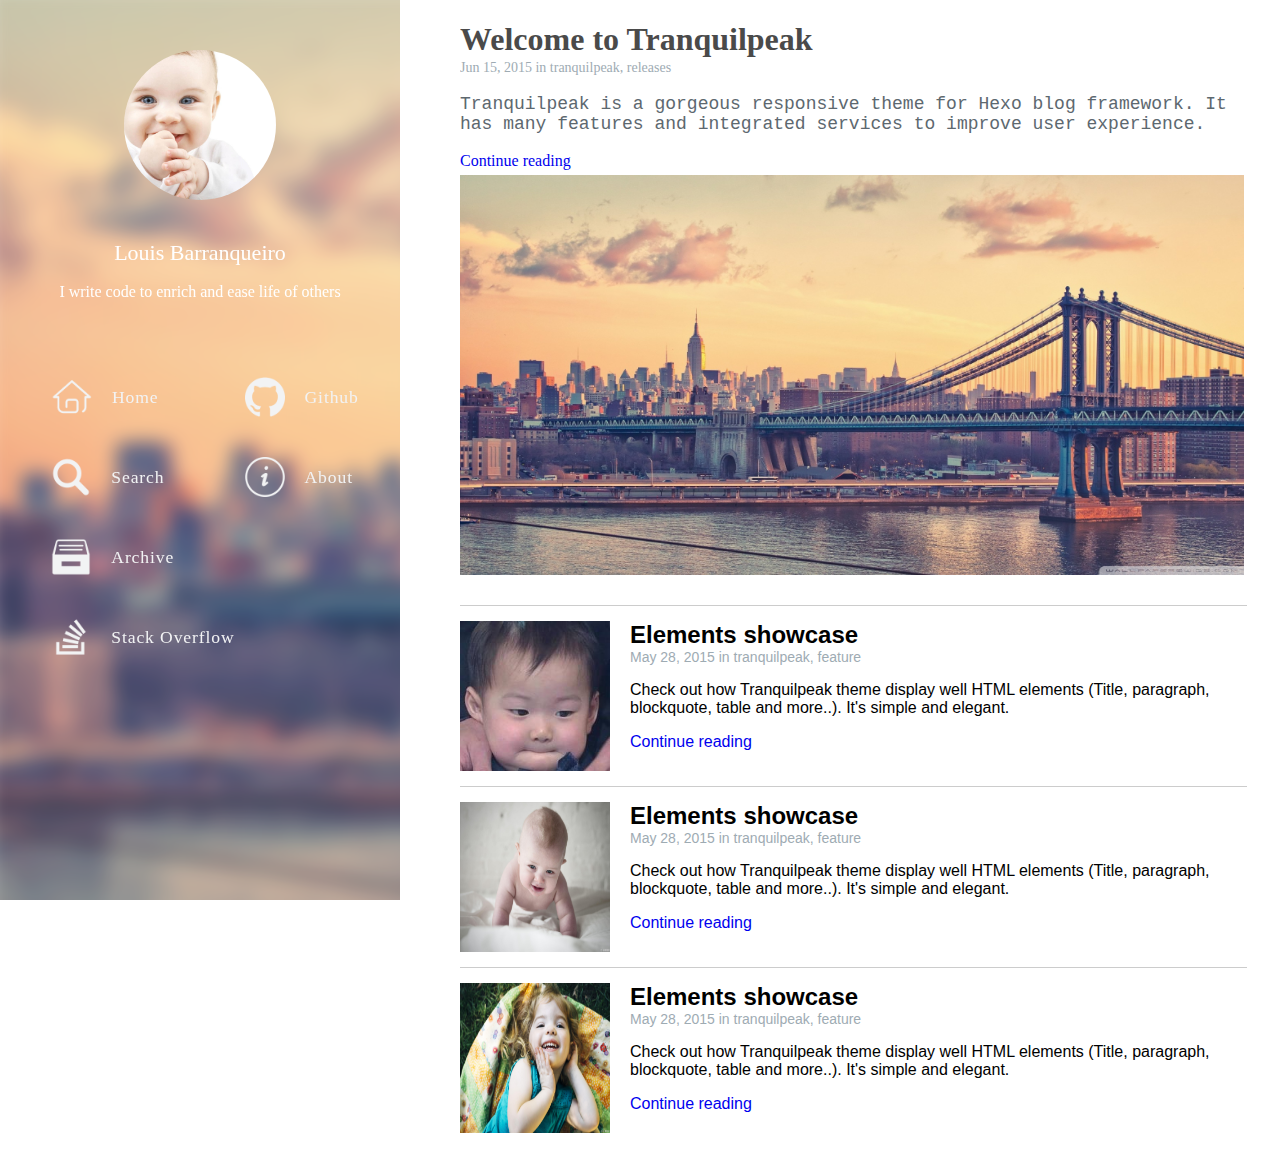
<file: index.html>
<html lang="en-US">
  <head>
    <meta charset="utf-8">
    <title>blogPractice</title>
    <meta name="author" content="High profile programmer">
    <meta name="time" content="2019-11-21">
    <link rel="stylesheet" href="./static/css/index.css">
  </head>

  <body>
    <div class="container">
      <aside>
        <div class="filter"></div>
        <div class="user-profile">
          <div class="user-pic">
            <a href="./html/about-me.html">
              <img src="./static/images/baby-1.jpg" alt="profile photo" class="img-photo">
            </a>
          </div>
          <p class="user-name">Louis Barranqueiro</p>
          <p class="user-desc">I write code to enrich and ease life of others</p>
        </div>

        <div class="sidebar-manu">
          <ul class="sidebar-manu-left">
            <li>
              <img src="./static/images/home.png" alt="home icon">
              <a href="./index.html">Home</a>
            </li>
            <li>
              <img src="./static/images/search.png" alt="search icon">
              <a href="https://www.google.com">Search</a>
            </li>
            <li>
              <img src="./static/images/archive.png" alt="archive icon">
              <a href="./html/timeline.html">Archive</a>
            </li>
            <li>
              <img src="./static/images/stack-overflow.png" alt="stack-overflow icon">
              <a href="https://stackoverflow.com">Stack Overflow</a>
            </li>
          </ul>
          <ul class="sidebar-manu-right">
            <li>
              <img src="./static/images/github.png" alt="github icon">
              <a href="https://github.com/crystalfn/blogPractice">Github</a>
            </li>
            <li>
              <img src="./static/images/aboutus.png" alt="aboutus icon">
              <a href="./html/about-me.html">About</a>
            </li>
          </ul>
        </div>
        
      </aside>

      <div class="blog-show">
        <section class="main-article">
          <h1 class="main-headline">Welcome to Tranquilpeak</h1>
          <p class="main-datetime">Jun 15, 2015 in tranquilpeak, releases</p>
          <p class="main-description">
            Tranquilpeak is a gorgeous responsive theme for Hexo blog framework. 
            It has many features and integrated services to improve user experience.
          </p>
          <a href="./html/continue-reading.html">Continue reading</a>
          <img src="./static/images/main-article-image.jpg" alt="Just a bridge.">
        </section>

        <div class="list-article">
          <div class="list">
            <div class="list-img">
              <img src="./static/images/baby-4.jpg" alt="picture">
            </div>
            <section>
              <h2 class="blog-title">Elements showcase </h2>
              <p class="blog-date">May 28, 2015 in tranquilpeak, feature</p>
              <p>
                Check out how Tranquilpeak theme display well HTML elements
                (Title,  paragraph, blockquote, table and more..). 
                It's simple and elegant.
              </p>
              <a class="continue-reading" href="./html/continue-reading.html">
                Continue reading
              </a>
            </section>
          </div>

          <div class="list">
            <div class="list-img">
              <img src="./static/images/baby-2.jpg" alt="picture">
            </div>
            <section>
              <h2 class="blog-title">Elements showcase </h2>
              <p class="blog-date">May 28, 2015 in tranquilpeak, feature</p>
              <p>
                Check out how Tranquilpeak theme display well HTML elements
                (Title,  paragraph, blockquote, table and more..). 
                It's simple and elegant.
              </p>
              <a class="continue-reading" href="./html/continue-reading.html">
                Continue reading
              </a>
            </section>
          </div>

          <div class="list">
            <div class="list-img">
              <img src="./static/images/baby-3.jpg" alt="picture">
            </div>
            <section>
              <h2 class="blog-title">Elements showcase </h2>
              <p class="blog-date">May 28, 2015 in tranquilpeak, feature</p>
              <p>
                Check out how Tranquilpeak theme display well HTML elements
                (Title,  paragraph, blockquote, table and more..). 
                It's simple and elegant.
              </p>
              <a class="continue-reading" href="./html/continue-reading.html">
                Continue reading
              </a>
            </section>
          </div>
          
        </div>
      </div>
    </div>
  </body>
</html>
</file>
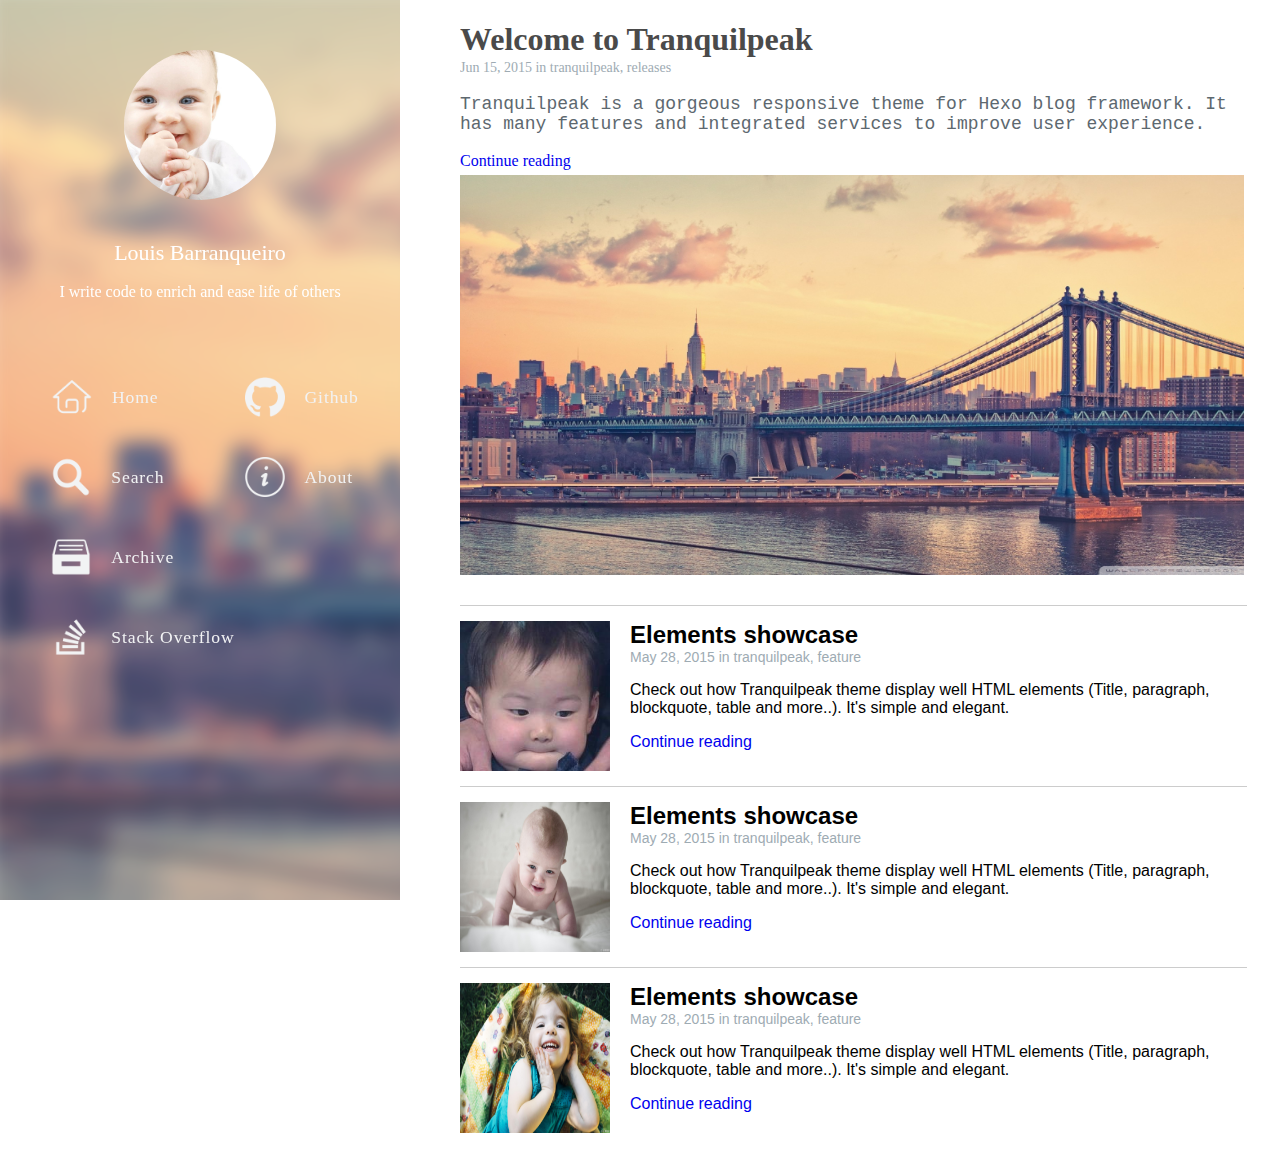
<file: html/index.html>
<html lang="en-US">
  <head>
    <meta charset="utf-8">
    <title>blogPractice</title>
    <meta name="author" content="High profile programmer">
    <meta name="time" content="2019-11-21">
    <link rel="stylesheet" href="../static/css/index.css">
  </head>

  <body>
    <div class="container">
      <aside>
        <div class="filter"></div>
        <div class="user-profile">
          <div class="user-pic">
            <a href="./about-me.html">
              <img src="../static/images/baby-1.jpg" alt="profile photo" class="img-photo">
            </a>
          </div>
          <p class="user-name">Louis Barranqueiro</p>
          <p class="user-desc">I write code to enrich and ease life of others</p>
        </div>

        <div class="sidebar-manu">
          <ul class="sidebar-manu-left">
            <li>
              <img src="../static/images/home.png" alt="home icon">
              <a href="./index.html">Home</a>
            </li>
            <li>
              <img src="../static/images/search.png" alt="search icon">
              <a href="https://www.google.com">Search</a>
            </li>
            <li>
              <img src="../static/images/archive.png" alt="archive icon">
              <a href="./timeline.html">Archive</a>
            </li>
            <li>
              <img src="../static/images/stack-overflow.png" alt="stack-overflow icon">
              <a href="https://stackoverflow.com">Stack Overflow</a>
            </li>
          </ul>
          <ul class="sidebar-manu-right">
            <li>
              <img src="../static/images/github.png" alt="github icon">
              <a href="https://github.com/MaeveQIU">Github</a>
            </li>
            <li>
              <img src="../static/images/aboutus.png" alt="aboutus icon">
              <a href="#about">About</a>
            </li>
          </ul>
        </div>
        
      </aside>

      <div class="blog-show">
        <section class="main-article">
          <h1 class="main-headline">Welcome to Tranquilpeak</h1>
          <p class="main-datetime">Jun 15, 2015 in tranquilpeak, releases</p>
          <p class="main-description">
            Tranquilpeak is a gorgeous responsive theme for Hexo blog framework. 
            It has many features and integrated services to improve user experience.
          </p>
          <a href="./continue-reading.html">Continue reading</a>
          <img src="../static/images/main-article-image.jpg" alt="Just a bridge.">
        </section>

        <div class="list-article">
          <div class="list">
            <div class="list-img">
              <img src="../static/images/baby-4.jpg" alt="picture">
            </div>
            <section>
              <h2 class="blog-title">Elements showcase </h2>
              <p class="blog-date">May 28, 2015 in tranquilpeak, feature</p>
              <p>
                Check out how Tranquilpeak theme display well HTML elements
                (Title,  paragraph, blockquote, table and more..). 
                It's simple and elegant.
              </p>
              <a class="continue-reading" href="./continue-reading.html">
                Continue reading
              </a>
            </section>
          </div>

          <div class="list">
            <div class="list-img">
              <img src="../static/images/baby-2.jpg" alt="picture">
            </div>
            <section>
              <h2 class="blog-title">Elements showcase </h2>
              <p class="blog-date">May 28, 2015 in tranquilpeak, feature</p>
              <p>
                Check out how Tranquilpeak theme display well HTML elements
                (Title,  paragraph, blockquote, table and more..). 
                It's simple and elegant.
              </p>
              <a class="continue-reading" href="./continue-reading.html">
                Continue reading
              </a>
            </section>
          </div>

          <div class="list">
            <div class="list-img">
              <img src="../static/images/baby-3.jpg" alt="picture">
            </div>
            <section>
              <h2 class="blog-title">Elements showcase </h2>
              <p class="blog-date">May 28, 2015 in tranquilpeak, feature</p>
              <p>
                Check out how Tranquilpeak theme display well HTML elements
                (Title,  paragraph, blockquote, table and more..). 
                It's simple and elegant.
              </p>
              <a class="continue-reading" href="./continue-reading.html">
                Continue reading
              </a>
            </section>
          </div>
          
        </div>
      </div>
    </div>
  </body>
</html>
</file>
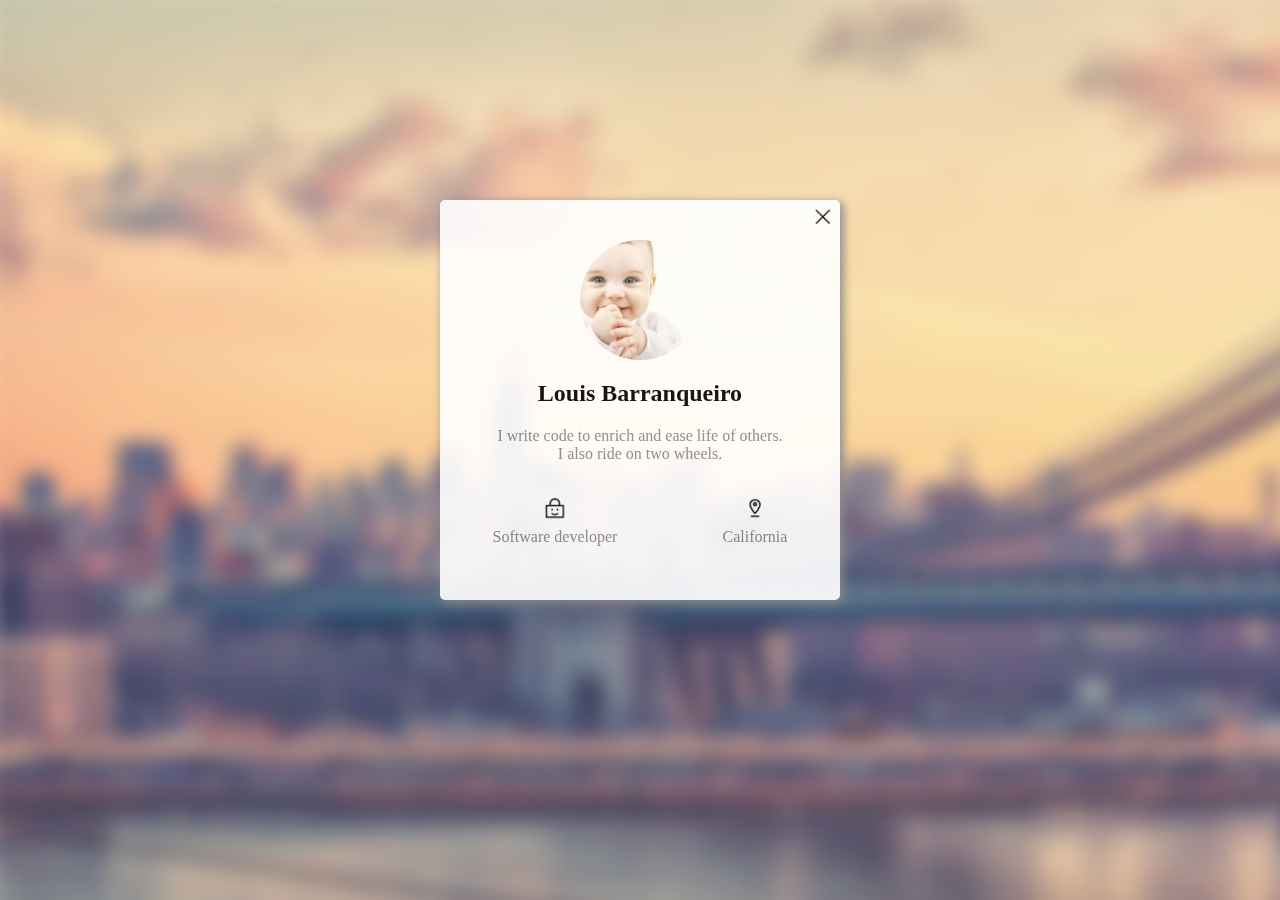
<file: about-me.html>
<html lang="en-US">
  <head>
    <meta charset="utf-8">
    <title>blockPractice</title>
    <meta name="author" content="High profile programmer">
    <meta name="time" content="2019-11-21">
    <link rel="stylesheet" href="./static/css/about-me.css">
  </head>

  <body>
    <div class="personal-msg">
        <div class="msg-dialog">
        </div>

        <div class="card">
          <div class="close-button">
            <a href="./index.html">
              <img class="close" src="./static/images/close.png" alt="close">
            </a>
          </div>
          
          <img class="baby-photo" src="./static/images/baby-1.jpg" alt="baby">

          <h2>Louis Barranqueiro</h2>

          <div class="desc">
            <p>I write code to enrich and ease life of others.<br/> I also ride on two wheels.</p>
          </div>

          <div class="lock-and-address">
            <div class="block">
              <img src="./static/images/kids lock.png" alt="kids lock">
              <br/>
              <p>Software developer</p>
            </div>
            <div class="block">
                <img src="./static/images/address.png" alt="address">
                <br/>
                <p>California</p>
            </div>
          </div>
        </div>
    </div>
  </body>
</html>
</file>
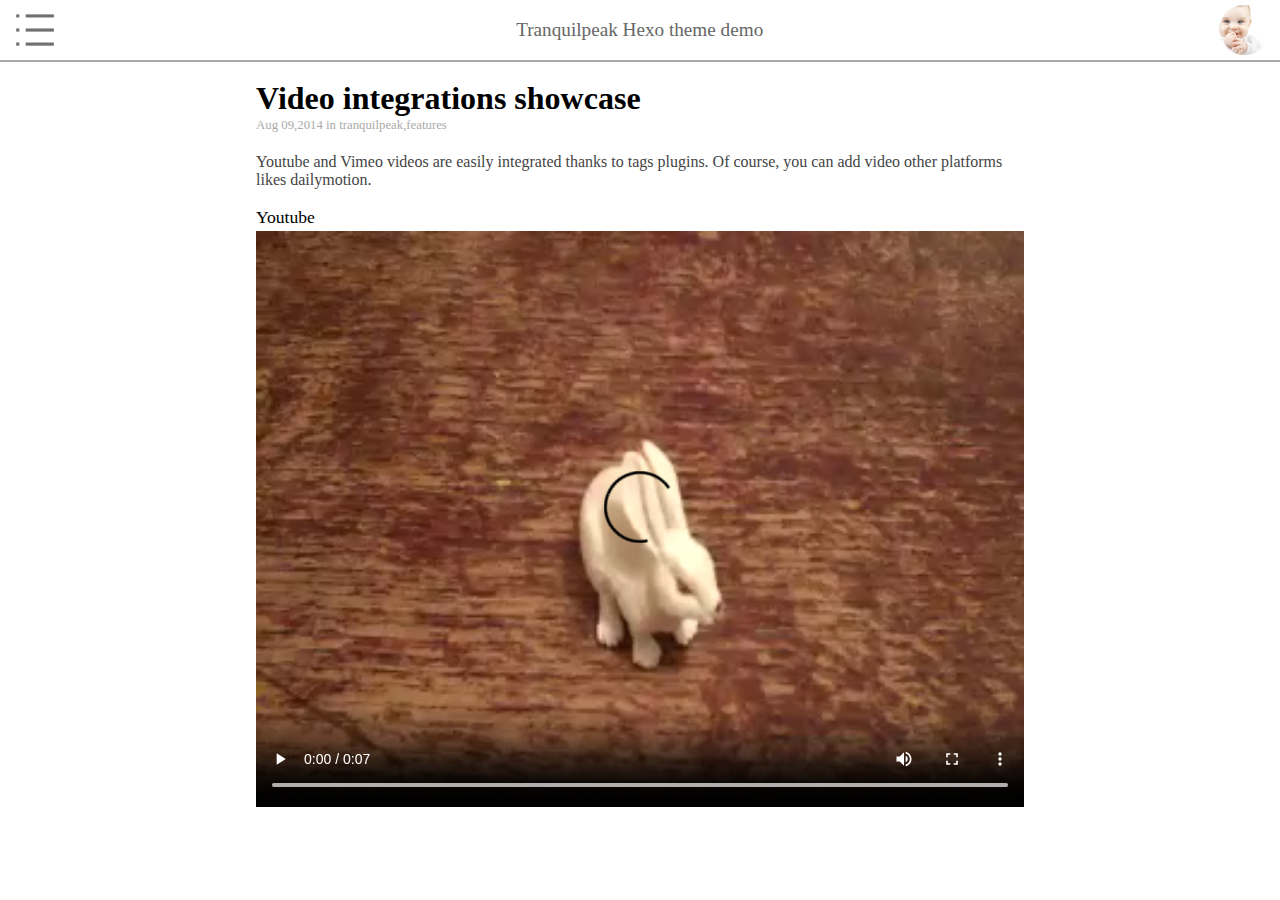
<file: block-detail-msg.html>
<html lang="en-US">
  <head>
    <meta charset="utf-8">
    <title>block-detail-msg</title>
    <meta name="author" content="High profile programmer">
    <meta name="time" content="2019-11-22">
    <link rel="stylesheet" href="./static/css/block-detail-msg.css">
  </head>

  <body>
    <div>
      <header>
        <div class="nav"><img src="./static/images/list.png" alt="list" class="list"></div>
        <div class="nav-desc"><p>Tranquilpeak Hexo theme demo</P></div>
        <div class="nav"><img src="./static/images/baby-1.jpg" alt="profile-photo" class="photo"></div>
      </header>

      <div class="detail">
        <article>
          <h1>Video integrations showcase</h1>
          <p class="date">Aug 09,2014 in tranquilpeak,features</p>
          <p class="content">
            Youtube and Vimeo videos are easily integrated thanks to tags plugins. Of course, you can add video other platforms likes dailymotion.
          </p>
        </article>
        <div class="vedio">
          <p class="vedio-desc">Youtube</p>
          <video controls>
            <source src="./static/videos/rabbit320.mp4" type="video/mp4">
            <p>
              Your browser doesn't support HTML5 video. Here is a
              <a href="rabbit320.mp4">link to the video</a>
              instead.
            </p>
          </video>
        </div>
      </div>
    </div>
  </body>
</html>
</file>
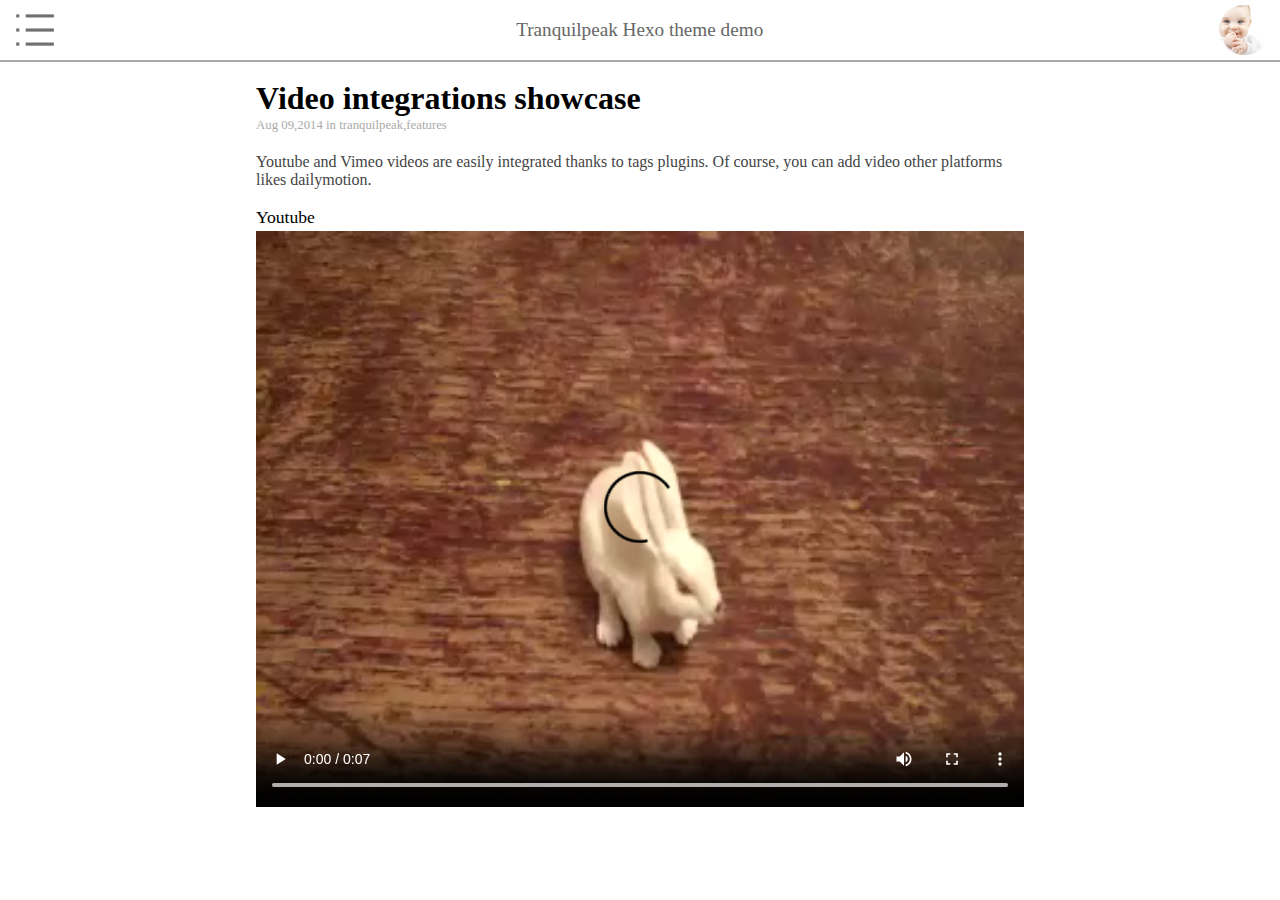
<file: blog-detail-msg.html>
<html lang="en-US">
  <head>
    <meta charset="utf-8">
    <title>block-detail-msg</title>
    <meta name="author" content="High profile programmer">
    <meta name="time" content="2019-11-22">
    <link rel="stylesheet" href="./static/css/blog-detail-msg.css">
  </head>

  <body>
    <div>
      <header>
        <div class="nav"><img src="./static/images/list.png" alt="list" class="list"></div>
        <div class="nav-desc"><p>Tranquilpeak Hexo theme demo</P></div>
        <div class="nav"><img src="./static/images/baby-1.jpg" alt="profile-photo" class="photo"></div>
      </header>

      <div class="detail">
        <article>
          <h1>Video integrations showcase</h1>
          <p class="date">Aug 09,2014 in tranquilpeak,features</p>
          <p class="content">
            Youtube and Vimeo videos are easily integrated thanks to tags plugins. Of course, you can add video other platforms likes dailymotion.
          </p>
        </article>
        <div class="vedio">
          <p class="vedio-desc">Youtube</p>
          <video controls>
            <source src="./static/videos/rabbit320.mp4" type="video/mp4">
            <p>
              Your browser doesn't support HTML5 video. Here is a
              <a href="rabbit320.mp4">link to the video</a>
              instead.
            </p>
          </video>
        </div>
        
      </div>
    </div>
  </body>
</html>
</file>
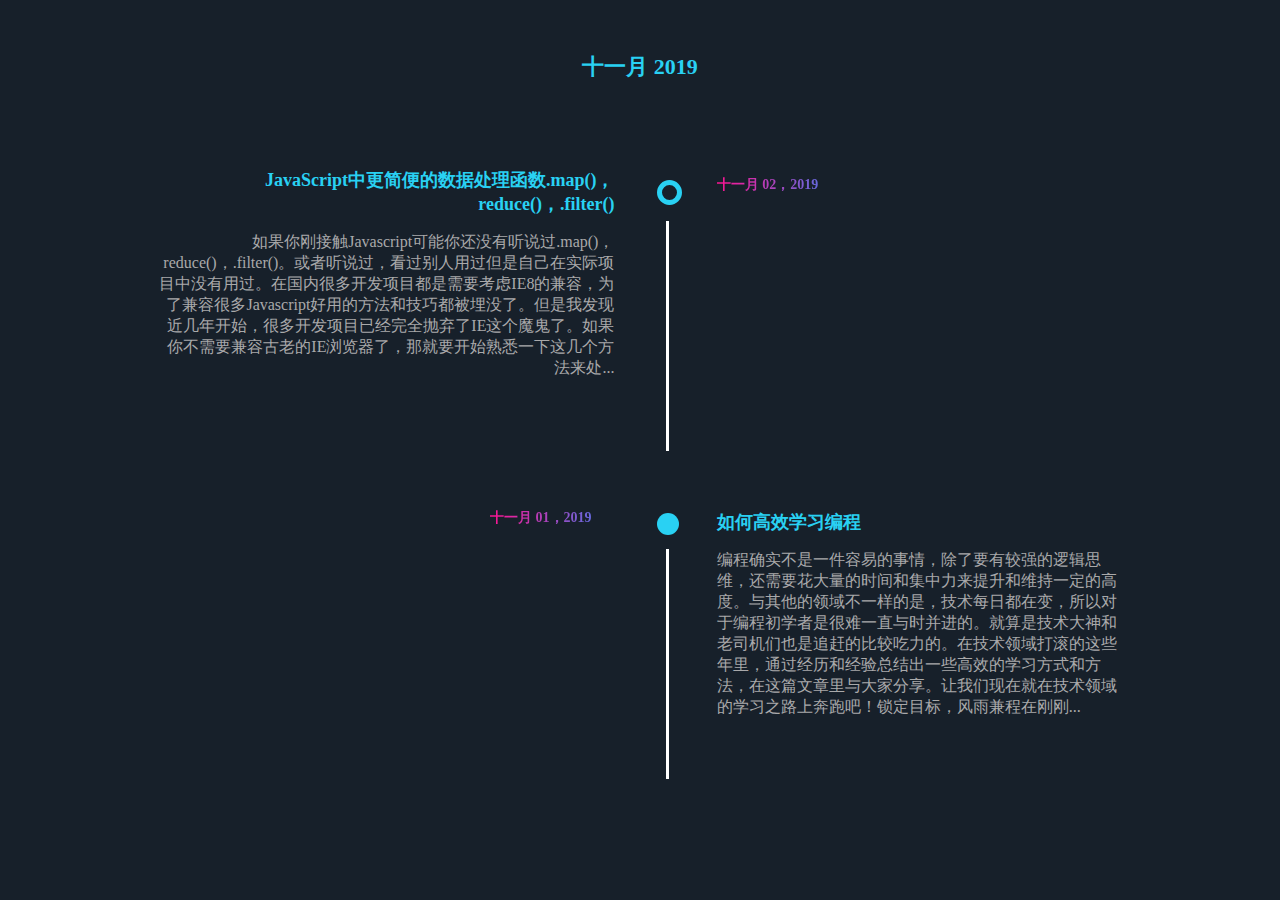
<file: timeline.html>
<html lang="en-US">
  <head>
    <meta charset="utf-8">
    <title>blogPractice-timeline</title>
    <meta name="author" content="High profile programmer">
    <meta name="time" content="2019-11-23">
    <link rel="stylesheet" href="./static/css/timeline.css">
  </head>

  <body>
    <h1 class="headline">十一月 2019</h1>
    <ul class="first-article">
      <li>
        <h2 class="first-title">JavaScript中更简便的数据处理函数.map()，reduce()，.filter()</h2>
        <p class="first-desc">如果你刚接触Javascript可能你还没有听说过.map()，reduce()，.filter()。或者听说过，看过别人用过但是自己在实际项目中没有用过。在国内很多开发项目都是需要考虑IE8的兼容，为了兼容很多Javascript好用的方法和技巧都被埋没了。但是我发现近几年开始，很多开发项目已经完全抛弃了IE这个魔鬼了。如果你不需要兼容古老的IE浏览器了，那就要开始熟悉一下这几个方法来处...</p>
      </li>
      <div class="first-circle"></div>
      <div class="first-line"></div>
      <li>
        <p class="first-date">十一月 02，2019</p>
      </li>
    </ul>
    <ul class="second-article">
      <li>
          <p class="second-date">十一月 01，2019</p>
      </li>
      <div class="second-line"></div>
      <div class="second-circle"></div>
      <li>
          <h2 class="second-title">如何高效学习编程</h2>
          <p class="second-desc">编程确实不是一件容易的事情，除了要有较强的逻辑思维，还需要花大量的时间和集中力来提升和维持一定的高度。与其他的领域不一样的是，技术每日都在变，所以对于编程初学者是很难一直与时并进的。就算是技术大神和老司机们也是追赶的比较吃力的。在技术领域打滚的这些年里，通过经历和经验总结出一些高效的学习方式和方法，在这篇文章里与大家分享。让我们现在就在技术领域的学习之路上奔跑吧！锁定目标，风雨兼程在刚刚...</p>
      </li>
    </ul>
  </body>
</html>
</file>
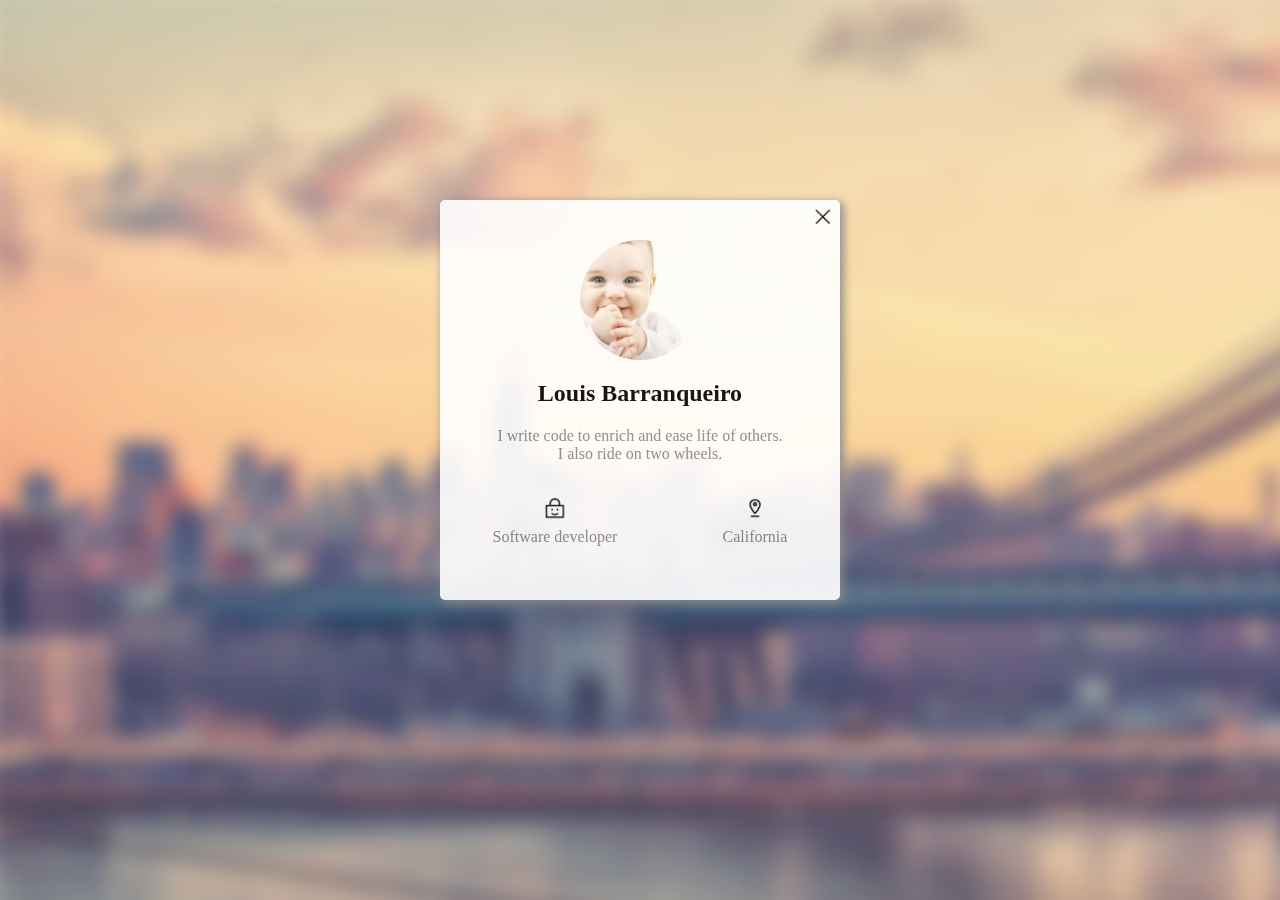
<file: html/about-me.html>
<html lang="en-US">
  <head>
    <meta charset="utf-8">
    <title>blockPractice</title>
    <meta name="author" content="High profile programmer">
    <meta name="time" content="2019-11-23">
    <link rel="stylesheet" href="../static/css/about-me.css">
  </head>

  <body>
    <div class="personal-msg">
        <div class="msg-dialog">
        </div>

        <div class="card">
          <div class="close-button">
            <a href="../index.html">
              <img class="close" src="../static/images/close.png" alt="close">
            </a>
          </div>
          
          <img class="baby-photo" src="../static/images/baby-1.jpg" alt="baby">

          <h2>Louis Barranqueiro</h2>

          <div class="desc">
            <p>I write code to enrich and ease life of others.<br/> I also ride on two wheels.</p>
          </div>

          <div class="lock-and-address">
            <div class="block">
              <img src="../static/images/kids lock.png" alt="kids lock">
              <br/>
              <p>Software developer</p>
            </div>
            <div class="block">
                <img src="../static/images/address.png" alt="address">
                <br/>
                <p>California</p>
            </div>
          </div>

        </div>
    </div>
  </body>
</html>
</file>
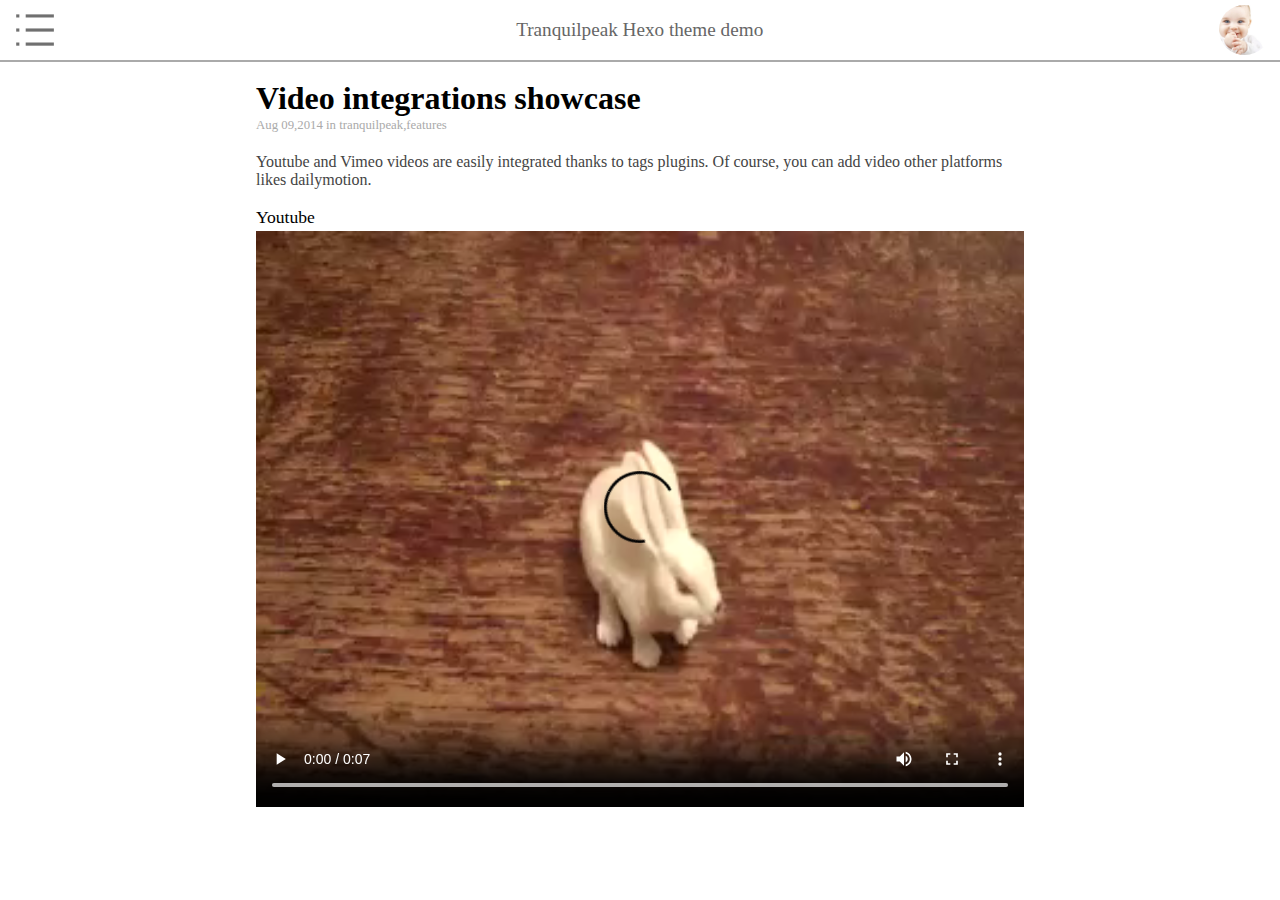
<file: html/continue-reading.html>
<html lang="en-US">
  <head>
    <meta charset="utf-8">
    <title>block-detail-msg</title>
    <meta name="author" content="High profile programmer">
    <meta name="time" content="2019-11-22">
    <link rel="stylesheet" href="../static/css/continue-reading.css">
  </head>

  <body>
    <div>
      <header>
        <div class="nav"><img src="../static/images/list.png" alt="list" class="list"></div>
        <div class="nav-desc"><p>Tranquilpeak Hexo theme demo</P></div>
        <div class="nav"><img src="../static/images/baby-1.jpg" alt="profile-photo" class="photo"></div>
      </header>

      <div class="detail">
        <article>
          <h1>Video integrations showcase</h1>
          <p class="date">Aug 09,2014 in tranquilpeak,features</p>
          <p class="content">
            Youtube and Vimeo videos are easily integrated thanks to tags plugins. Of course, you can add video other platforms likes dailymotion.
          </p>
        </article>
        <div class="vedio">
          <p class="vedio-desc">Youtube</p>
          <video controls>
            <source src="../static/videos/rabbit320.mp4" type="video/mp4">
            <p>
              Your browser doesn't support HTML5 video. Here is a
              <a href="rabbit320.mp4">link to the video</a>
              instead.
            </p>
          </video>
        </div>
        
      </div>
    </div>
  </body>
</html>
</file>
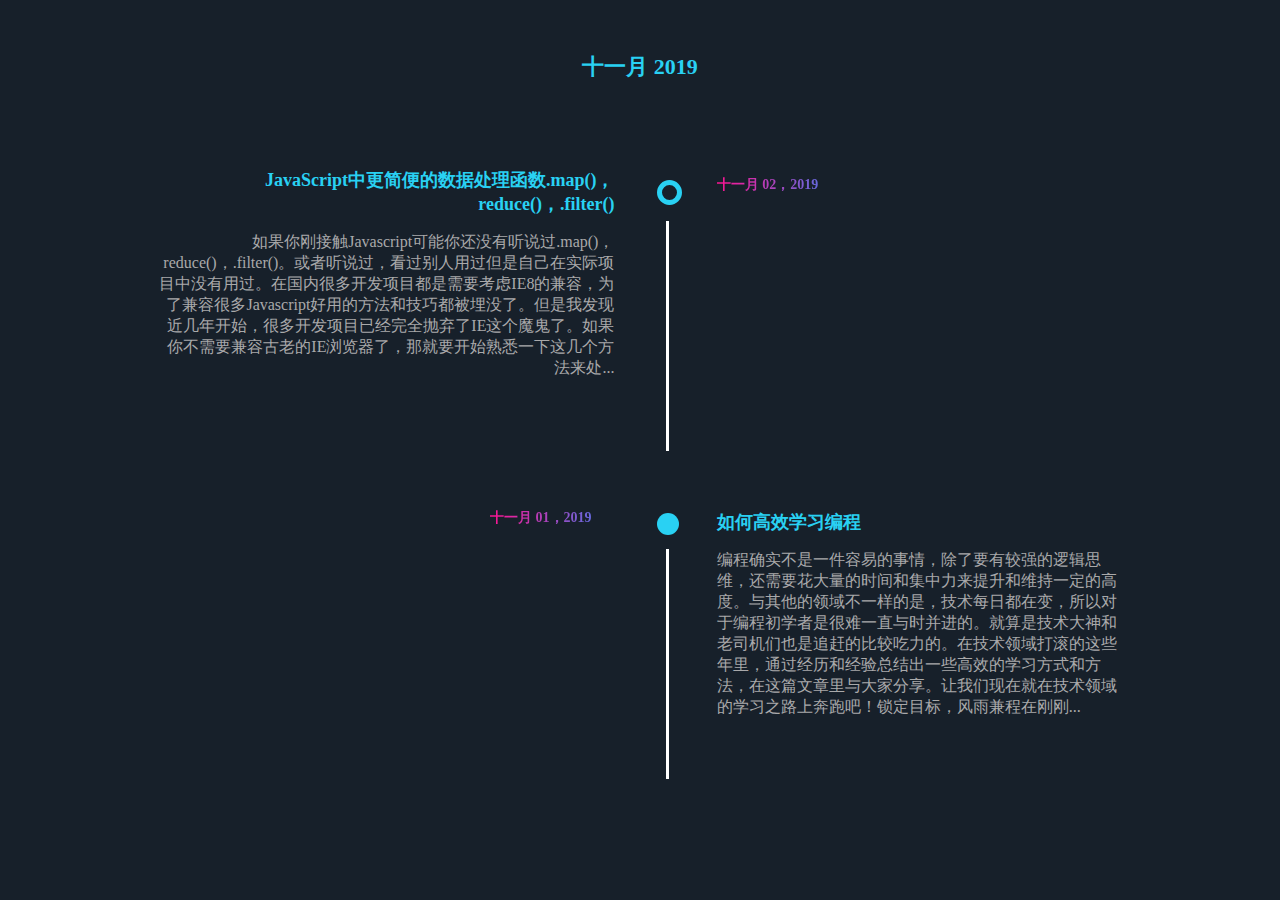
<file: html/timeline.html>
<html lang="en-US">
  <head>
    <meta charset="utf-8">
    <title>blogPractice-timeline</title>
    <meta name="author" content="High profile programmer">
    <meta name="time" content="2019-11-23">
    <link rel="stylesheet" href="../static/css/timeline.css">
  </head>

  <body>
    <h1 class="headline">十一月 2019</h1>
    <ul class="first-article">
      <li>
        <h2 class="first-title">JavaScript中更简便的数据处理函数.map()，reduce()，.filter()</h2>
        <p class="first-desc">如果你刚接触Javascript可能你还没有听说过.map()，reduce()，.filter()。或者听说过，看过别人用过但是自己在实际项目中没有用过。在国内很多开发项目都是需要考虑IE8的兼容，为了兼容很多Javascript好用的方法和技巧都被埋没了。但是我发现近几年开始，很多开发项目已经完全抛弃了IE这个魔鬼了。如果你不需要兼容古老的IE浏览器了，那就要开始熟悉一下这几个方法来处...</p>
      </li>
      <div class="first-circle"></div>
      <div class="first-line"></div>
      <li>
        <p class="first-date">十一月 02，2019</p>
      </li>
    </ul>
    <ul class="second-article">
      <li>
          <p class="second-date">十一月 01，2019</p>
      </li>
      <div class="second-line"></div>
      <div class="second-circle"></div>
      <li>
          <h2 class="second-title">如何高效学习编程</h2>
          <p class="second-desc">编程确实不是一件容易的事情，除了要有较强的逻辑思维，还需要花大量的时间和集中力来提升和维持一定的高度。与其他的领域不一样的是，技术每日都在变，所以对于编程初学者是很难一直与时并进的。就算是技术大神和老司机们也是追赶的比较吃力的。在技术领域打滚的这些年里，通过经历和经验总结出一些高效的学习方式和方法，在这篇文章里与大家分享。让我们现在就在技术领域的学习之路上奔跑吧！锁定目标，风雨兼程在刚刚...</p>
      </li>
    </ul>
  </body>
</html>
</file>
<file: static/css/index.css>
body {
  margin: 0;
  padding: 0;
}

.container {
  display: flex;
}

aside {
  display: block;
  position: fixed;
  left: 0;
  top: 0;
  width: 400px;
  height: 100%;
  overflow: hidden;
}

.filter {
  position: absolute;
  z-index: -1;
  left: -1rem;
  top: -1rem;
  width: 110%;
  height: 110%;
  background-size:cover;
  background-image: url("../images/city.jpg");
  filter: blur(10px) opacity(0.9);
}

.user-profile {
  display: flex;
  justify-content: center;
  align-items: center;
  flex-direction: column;
  margin-top: 50px;
}

.img-photo {
  height: 150px;
  border-radius: 100%;
}

.user-name {
  margin-top: 40px;
  font-size: 22px;
  color: white;
}

.user-desc {
  margin-top: -5px;
  font-size: 16px;
  color: white;
}

.sidebar-manu {
  display: flex;
  justify-content: center;
}

.sidebar-manu-left,
.sidebar-manu-right {
  margin-top: 20px;
  margin-left: -30px;
  font-size: 1.1em;
  list-style-type: none;
}

.sidebar-manu-left li,
.sidebar-manu-right li {
  display: flex;
  align-items: center;
  margin-top: 40px
}

.sidebar-manu-left li img,
.sidebar-manu-right li img {
  height: 40px;
  margin-right: 20px;
}

.sidebar-manu-left li a,
.sidebar-manu-right li a {
  letter-spacing: 0.1ch;
  text-decoration: none;
  font-family: "sans-serif";
  font-weight: normal;

  color: #f2f3f4;
}

.blog-show {
  margin-left: 460px;
  overflow: hidden;
}

.main-article {
  display: block;
  font-family: "sans-serif";
  margin-top: 20px;
  margin-right: 20px;
}

.main-headline {
  color: #4a4a4a;
  font-size: 32px;
  font-weight: bolder;
}

.main-datetime {
  color: #9eabb3;
  font-size: 14px;
  font-weight: normal;
  margin-top: -2.5%;
}

.main-description {
  display: flex;
  color: #5d686f;
  font-size: 18px;
  font-weight: normal;
  font-family: "courier";
}

.main-article a {
  display: block;
  text-decoration: none;
}

.main-article img {
  padding-top: 5px;
  width: 98%;
  height: 400px;
}

.list-article {
  display: flex;
  flex-direction: column;
  font-family: sans-serif;
  margin: 30px 0 10px 0;
}

.list {
  display: flex;

  border-top: 1px solid #ccc;
  padding: 15px 0;

  width: 96%;
}

.list-img {
  display: flex;
  justify-content: center;
  align-items: center;
  margin-right: 20px;
  width: 150px;
}

.list-img img {
  height: 150px;
  width: 150px;
}

.blog-title {
  margin: 0;
}

.blog-date {
  margin: 0;
  font-size: 14px;
  color: #9eabb3;
}

.continue-reading {
  display: block;
  text-decoration: none;
}

@media screen and (max-width: 1200px) {
  aside {
    display: block;
    position: fixed;
    left: 0;
    top: 0;
    width: 100px;
    height: 100%;
    overflow: hidden;
  }

  .blog-show {
    margin-left: 150px;
    overflow: hidden;
  }

  .img-photo {
    height: 60px;
    border-radius: 100%;
  }

  .user-name,
  .user-desc,
  .sidebar-manu-left li a,
  .sidebar-manu-right li a {
    display: none
  }

  .sidebar-manu-left li img,
  .sidebar-manu-right li img {
    height: 30px;
    margin-right: 20px;
  }

  .sidebar-manu {
    display: flex;
    flex-direction: column;
    margin-left: 25px;
  }

  .sidebar-manu-right {
    margin-top: -20px;
  }
}

@media screen and (max-width: 800px) {
  aside {
    display: none;
  }

  .blog-show {
    margin-left: 30px;
    overflow: hidden;
  }

  .list {
    width: 95%;
  }
}
</file>
<file: static/css/about-me.css>
.body {
  margin: 0;
  padding: 0;
}

.personal-msg {
  position: fixed;
  left: 0;
  top: 0;
  overflow: hidden;
  display: flex;

  width: 100%;
  height: 100%;
}

.msg-dialog {
  position: absolute;
  z-index: -1;
  left: -1rem;
  top: -1rem;
  width: 110%;
  height: 110%;
  background-size:cover;
  background-image: url("../images/city.jpg");
  filter: blur(10px) opacity(0.9);
}

.card {
  text-align: center;
  position: absolute;

  margin-top: 200px;
  left: 50%;
  margin-left: -200px;
  width: 400px;
  height: 400px;
  border-radius: 5px;
  box-shadow: 3px 3px 10px 1px #888;

  background-color: #fff;
  opacity: 0.9;

  animation-name: openDialog;
	animation-duration: 1s;
  animation-timing-function: ease-in-out;
  -webkit-animation-name: openDialog;
	-webkit-animation-duration: 1s;
	-webkit-animation-timing-function: ease-in-out;
}

@keyframes openDialog {
  from {
    top: -100%;
  }
  to {
    top: 0%;
  }
}

.close-button {
  height: 40px;
}
.close {
  float: right;
  margin: 2px;
  height: 30px;
}

.baby-photo {
  display: block;
  margin: auto;
  border-radius: 100%;
  height: 120px;
  width: 120px;
}

.desc p {
  color: #888;
}

.lock-and-address {
  display: flex;
  justify-content: center;
  align-items: flex-end;

  margin-top: 30px;
  
  color: #888;
}

.block {
  flex-grow: 1;
}

.block img {
  height: 30px;
  color: #888;
}

.block p {
  margin-top: 5px;
}
</file>
<file: static/css/block-detail-msg.css>
body {
  margin: 0;
  padding: 0;
}
header {
  position: fixed;
  display: flex;
  flex-direction: row;
  top: 0;

  width: 100%;
  height: 60px;
  border-bottom: 2px solid #aaa;

  background: white;
}

.nav {
  flex-grow: 0;
}

.nav-desc {
  flex-grow: 1;
  text-align: center;
  vertical-align: middle;

  font-size: 1.2em;

  color: #666;
}

.list {
  margin: 5px 10px;
  height: 50px;
}

.photo {
  height: 50px;
  margin: 5px 10px;
  border-radius: 100%;
}

.detail {
  margin-top: 80px;
  width: 60%;
  margin-left: 20%;
  margin-bottom: 3%;
}

.date {
  margin-top: -20px;
  font-size: 0.8em;
  color: #aaa;
}

.content {
  margin-top: 20px;
  font-size: 1em;
  color: #444;
}

.video {
  width: 70%;
  margin-bottom: 10px;
}

.vedio-desc {
  margin-bottom: 3px;
  font-size: 1.1em;
  font-weight: 500;
}

video {
  width: 100%;
}
</file>
<file: static/css/blog-detail-msg.css>
body {
  margin: 0;
  padding: 0;
}
header {
  position: fixed;
  display: flex;
  flex-direction: row;
  top: 0;

  width: 100%;
  height: 60px;
  border-bottom: 2px solid #aaa;

  background: white;
}

.nav {
  flex-grow: 0;
}

.list {
  margin: 5px 10px;
  height: 50px;
}

.nav-desc {
  flex-grow: 1;
  text-align: center;
  vertical-align: middle;

  font-size: 1.2em;

  color: #666;
}

.photo {
  height: 50px;
  margin: 5px 10px;
  border-radius: 100%;
}

.detail {
  margin-top: 80px;
  width: 60%;
  margin-left: 20%;
  margin-bottom: 3%;
}

.date {
  margin-top: -20px;
  font-size: 0.8em;
  color: #aaa;
}

.content {
  margin-top: 20px;
  font-size: 1em;
  color: #444;
}

.video {
  width: 70%;
  margin-bottom: 10px;
}

.vedio-desc {
  margin-bottom: 3px;
  font-size: 1.1em;
  font-weight: 500;
}

video {
  width: 100%;
}
</file>
<file: static/css/timeline.css>
body {
  background-color: #17202a;
  font-family: Verdana;
  margin-left: 7.5%;
  margin-right: 7.5%;
}

.headline {
  color: #29d1f3;
  font-size: 22px;
  text-align: center;
  position: relative;
  top: 5%;
}

.first-article {
  list-style-type: none;
}

.first-article li:first-child{
  position: absolute;
  top: 17%;
  right: 52%;
  left: 12%;
}

.first-title {
  color: #29d1f3;
  text-align: right;
  font-size: 18px;
}

.first-desc {
  color: #a9a9aa;
  text-align: right;
}

.first-article li:last-child {
  position: absolute;
  top: 18%;
  left: 56%; 
  float: right;
  width: 150px;
}

.first-date {
  font-size: 14px;
  font-weight: bold;
  background-image: linear-gradient(to right, deeppink, dodgerblue);
  -webkit-background-clip: text;
  color: transparent;
}

.first-line {
  position: absolute;
  top: 24.5%;
  left: 52%;
  width: 3.5px;
  height: 230px;
  background:#fff;
}

.first-circle {
  position: absolute;
  top: 20%;
  left: 51.3%;
  width: 15px;
  height: 15px;
  background: #17202a;
  border-radius: 50%;
  border: 5px solid #29d1f3;
}

.second-article {
  list-style-type: none;
}

.second-article li:first-child{
  position: absolute;
  top: 55%;
  right: 50%;
  width: 150px;
}

.second-date {
  font-size: 14px;
  font-weight: bold;
  background-image: linear-gradient(to right, deeppink, dodgerblue);
  -webkit-background-clip: text;
  color: transparent;
}

.second-article li:last-child {
  position: absolute;
  top: 55%;
  right: 12%;
  left: 56%;
  float: right;
}

.second-title {  
  color: #29d1f3;
  text-align: left;
  font-size: 18px;
}

.second-desc {
  color: #a9a9aa;
  text-align: left;
}

.second-line {
  position: absolute;
  top: 61%;
  left: 52%;
  width: 3.5px;
  height: 230px;
  background:#fff;
}

.second-circle {
  position: absolute;
  top: 57%;
  left: 51.3%;
  width: 22px;
  height: 22px;
  background-color: #29d1f3;
  border-radius: 50%;
}

@media screen and (max-width: 1000px) {
  .first-article li:first-child{
    top: 25%;
    left: 15%;
    right: 10%;
  }

  .first-title {
    text-align: left;
  }

  .first-desc {
    text-align: left;
  }

  .first-article li:last-child {
    left: 15%; 
  }

  .first-line {
    left: 12%;
  }

  .first-circle {
    left: 11.3%;
  }

  .second-article li:first-child{
    left: 15%;
  }

  .second-article li:last-child {
    top: 63%;
    right: 10%;
    left: 15%;
  }

  .second-line {
    left: 12%;
  }

  .second-circle {
    left: 11.3%;
  }
}
</file>
<file: static/css/continue-reading.css>
body {
  margin: 0;
  padding: 0;
}
header {
  position: fixed;
  display: flex;
  flex-direction: row;
  top: 0;

  width: 100%;
  height: 60px;
  border-bottom: 2px solid #aaa;

  background: white;
}

.nav {
  flex-grow: 0;
}

.list {
  margin: 5px 10px;
  height: 50px;
}

.nav-desc {
  flex-grow: 1;
  text-align: center;
  vertical-align: middle;

  font-size: 1.2em;

  color: #666;
}

.photo {
  height: 50px;
  margin: 5px 10px;
  border-radius: 100%;
}

.detail {
  margin-top: 80px;
  width: 60%;
  margin-left: 20%;
  margin-bottom: 3%;
}

.date {
  margin-top: -20px;
  font-size: 0.8em;
  color: #aaa;
}

.content {
  margin-top: 20px;
  font-size: 1em;
  color: #444;
}

.video {
  width: 70%;
  margin-bottom: 10px;
}

.vedio-desc {
  margin-bottom: 3px;
  font-size: 1.1em;
  font-weight: 500;
}

video {
  width: 100%;
}
</file>
